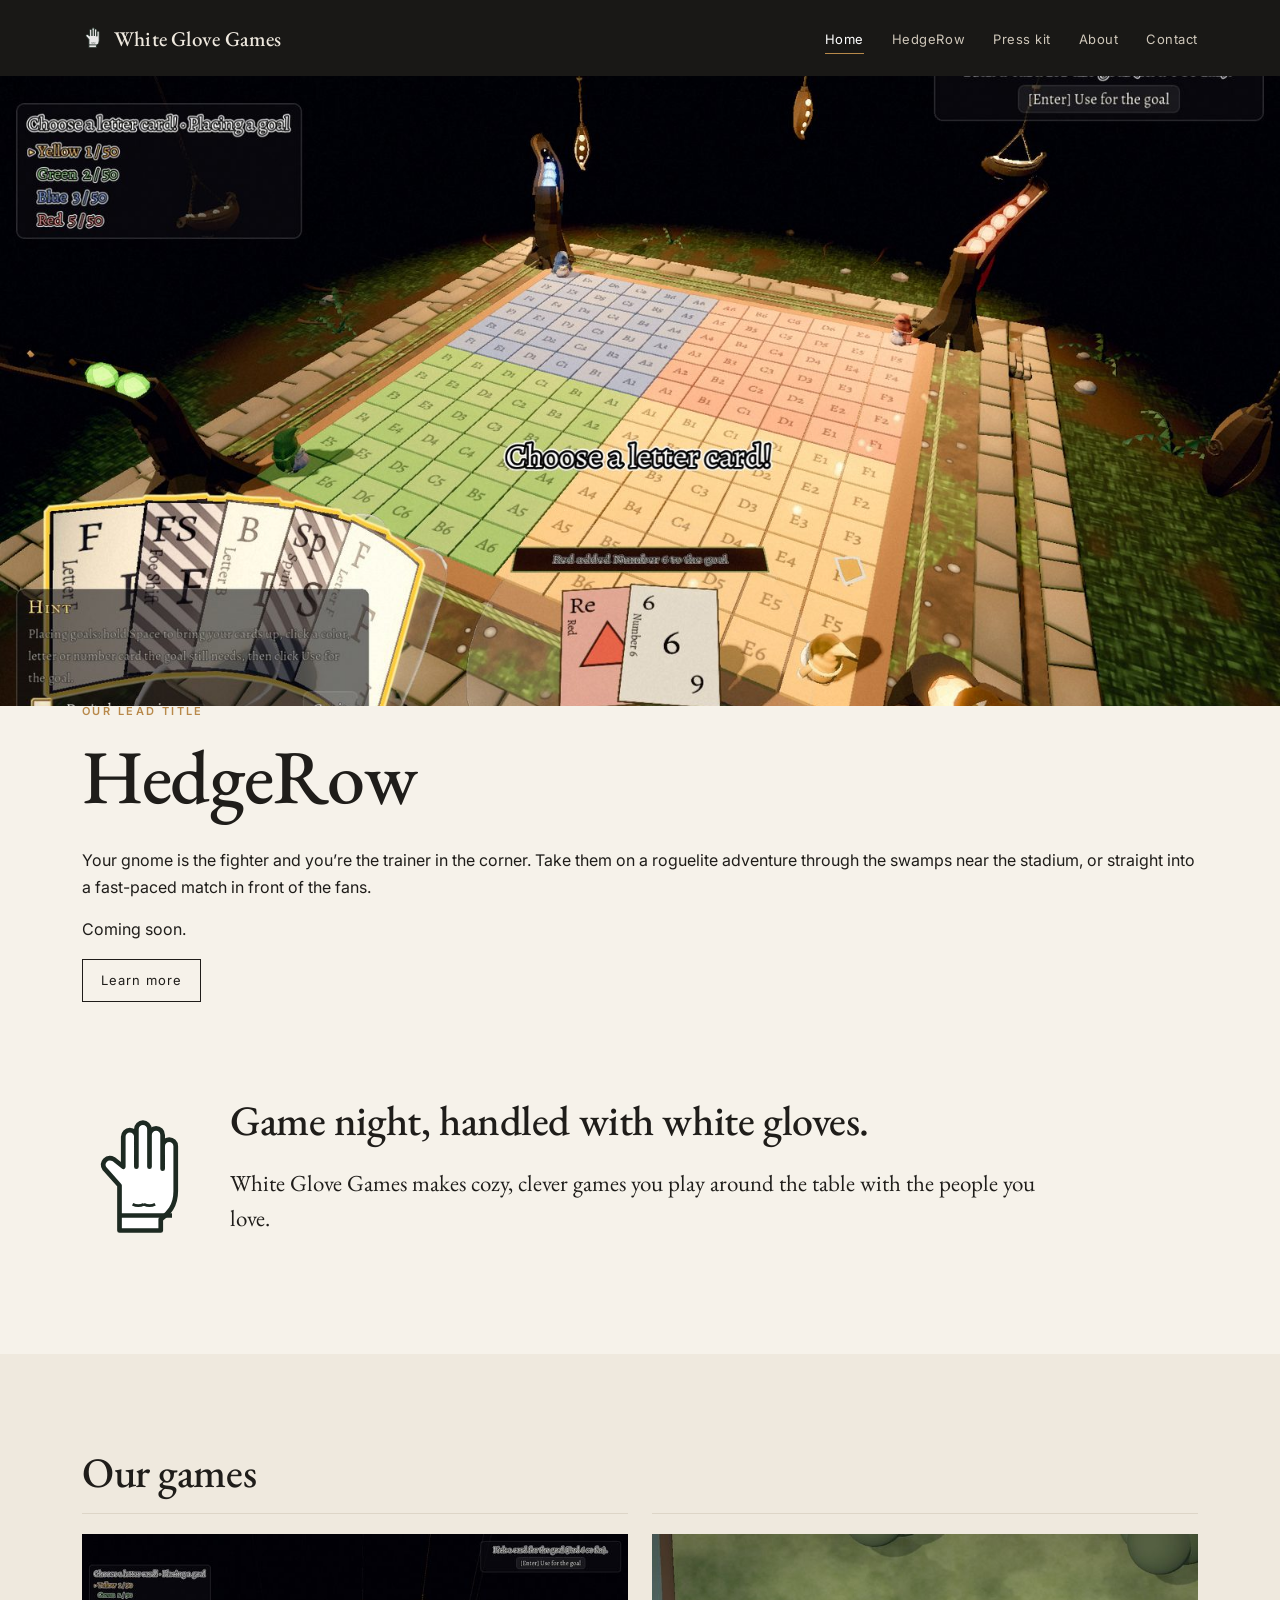
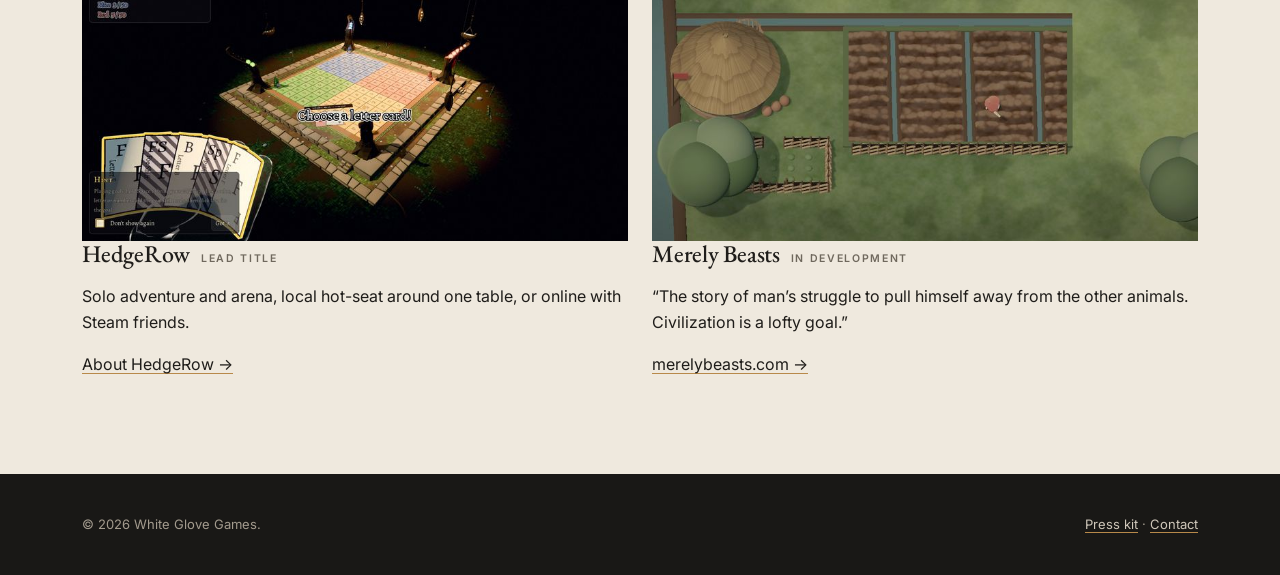
<file: index.html>
<!doctype html><html lang="en"><head><meta charset="utf-8"><meta name="viewport" content="width=device-width,initial-scale=1">
<title>White Glove Games</title><meta name="description" content="White Glove Games makes cozy, clever games you play around the table with the people you love."><link rel="icon" href="./favicon.svg" type="image/svg+xml"><link rel="stylesheet" href="./assets/site.css">
<meta property="og:title" content="White Glove Games"><meta property="og:description" content="White Glove Games makes cozy, clever games you play around the table with the people you love."></head><body>
<a class="skip" href="#main">Skip to content</a>
<header class="site"><div class="wrap"><a class="brand" href="./"><img src="./assets/img/glove.svg" alt="" width="36" height="36">White Glove Games</a>
<button class="menu-btn" aria-expanded="false" aria-controls="nav">Menu</button><nav id="nav" aria-label="Main"><ul><li><a href="./" aria-current=page>Home</a></li><li><a href="./hedgerow/">HedgeRow</a></li><li><a href="./press/">Press kit</a></li><li><a href="./about/">About</a></li><li><a href="./contact/">Contact</a></li></ul></nav></div></header>
<main id="main">
<div class="hero"><img src="./assets/img/hedgerow-seat.jpg" alt="HedgeRow board at night seen from a trainer's seat, cards in hand" width="1600" height="900" fetchpriority="high">
<div class="over"><div class="wrap"><p class="kicker">Our lead title</p><h1>HedgeRow</h1><p>Your gnome is the fighter and you’re the trainer in the corner. Take them on a roguelite adventure through the swamps near the stadium, or straight into a fast-paced match in front of the fans.</p><p>Coming soon.</p><a class="btn alt" href="./hedgerow/">Learn more</a></div></div></div>
<section><div class="wrap intro"><img src="./assets/img/glove.svg" alt="" width="120" height="120"><div><h2>Game night, handled with white gloves.</h2><p class="lead">White Glove Games makes cozy, clever games you play around the table with the people you love.</p></div></div></section>
<section class="tint"><div class="wrap"><h2>Our games</h2><div class="grid">
<div class="card"><img class="thumb" src="./assets/img/hedgerow-overview-800.jpg" alt="The HedgeRow board lit by lanterns" width="800" height="450" loading="lazy"><h3>HedgeRow <span class="pill">Lead title</span></h3><p>Solo adventure and arena, local hot-seat around one table, or online with Steam friends.</p><a href="./hedgerow/">About HedgeRow →</a></div>
<div class="card"><img class="thumb" src="./assets/img/merelybeasts-still-800.jpg" alt="Muted overhead view of a thatched hut beside small fields" width="800" height="450" loading="lazy"><h3>Merely Beasts <span class="pill">In development</span></h3><p>“The story of man’s struggle to pull himself away from the other animals. Civilization is a lofty goal.”</p><a href="https://merelybeasts.com/">merelybeasts.com →</a></div>
</div></div></section></main>
<footer><div class="wrap"><p>© 2026 White Glove Games.</p><p><a href="./press/">Press kit</a> · <a href="./contact/">Contact</a></p></div></footer>
<script src="./assets/site.js" defer></script></body></html>
</file>
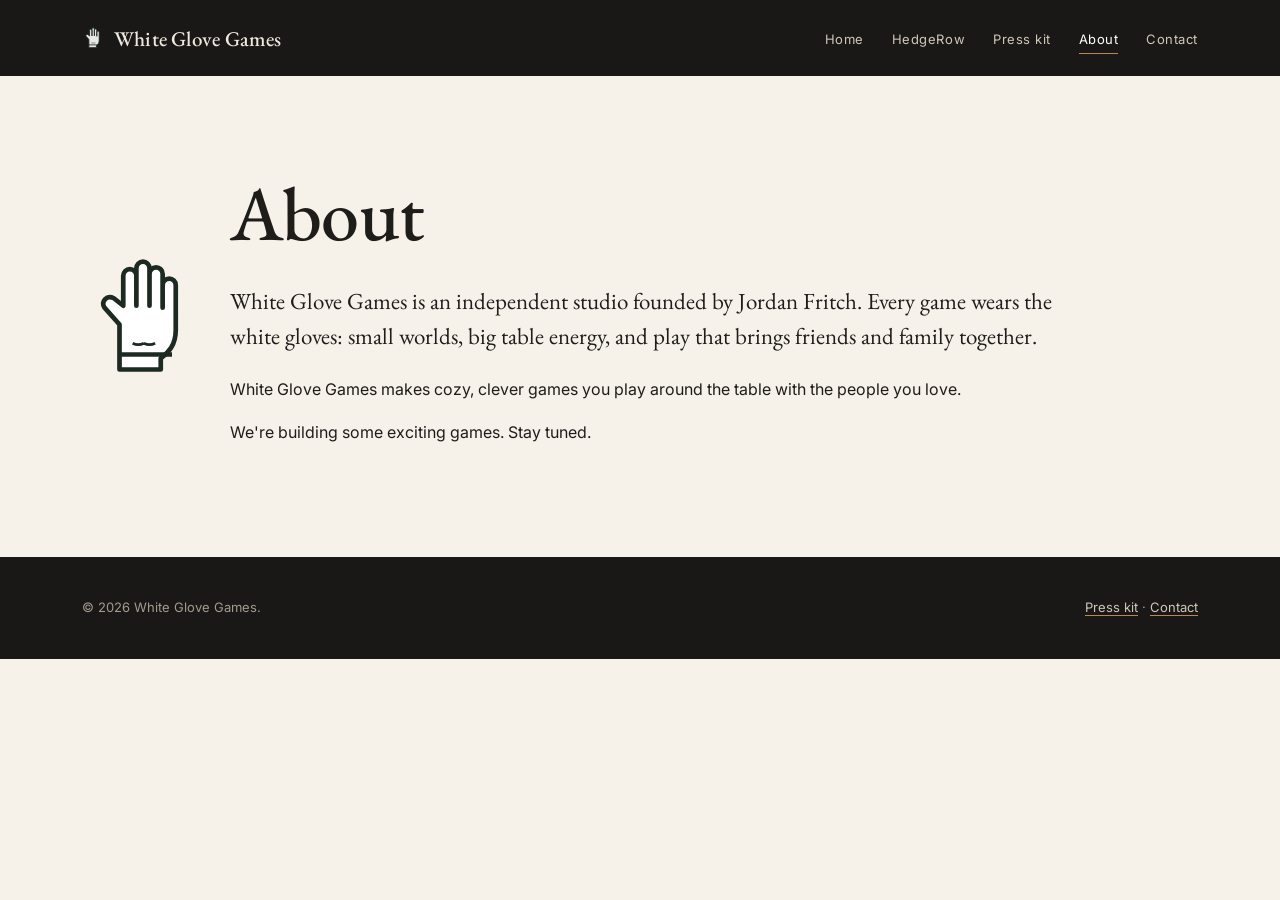
<file: about/index.html>
<!doctype html><html lang="en"><head><meta charset="utf-8"><meta name="viewport" content="width=device-width,initial-scale=1">
<title>About | White Glove Games</title><meta name="description" content="White Glove Games is an independent studio founded by Jordan Fritch. Every game wears the white gloves: small worlds, big table energy, and play that brings friends and family together."><link rel="icon" href="../favicon.svg" type="image/svg+xml"><link rel="stylesheet" href="../assets/site.css">
<meta property="og:title" content="About | White Glove Games"><meta property="og:description" content="White Glove Games is an independent studio founded by Jordan Fritch. Every game wears the white gloves: small worlds, big table energy, and play that brings friends and family together."></head><body>
<a class="skip" href="#main">Skip to content</a>
<header class="site"><div class="wrap"><a class="brand" href="../"><img src="../assets/img/glove.svg" alt="" width="36" height="36">White Glove Games</a>
<button class="menu-btn" aria-expanded="false" aria-controls="nav">Menu</button><nav id="nav" aria-label="Main"><ul><li><a href="../">Home</a></li><li><a href="../hedgerow/">HedgeRow</a></li><li><a href="../press/">Press kit</a></li><li><a href="../about/" aria-current=page>About</a></li><li><a href="../contact/">Contact</a></li></ul></nav></div></header>
<main id="main">
<section><div class="wrap intro"><img src="../assets/img/glove.svg" alt="" width="120" height="120"><div><h1>About</h1><p class="lead">White Glove Games is an independent studio founded by Jordan Fritch. Every game wears the white gloves: small worlds, big table energy, and play that brings friends and family together.</p><p>White Glove Games makes cozy, clever games you play around the table with the people you love.</p>
<p>We're building some exciting games. Stay tuned.</p></div></div></section></main>
<footer><div class="wrap"><p>© 2026 White Glove Games.</p><p><a href="../press/">Press kit</a> · <a href="../contact/">Contact</a></p></div></footer>
<script src="../assets/site.js" defer></script></body></html>
</file>
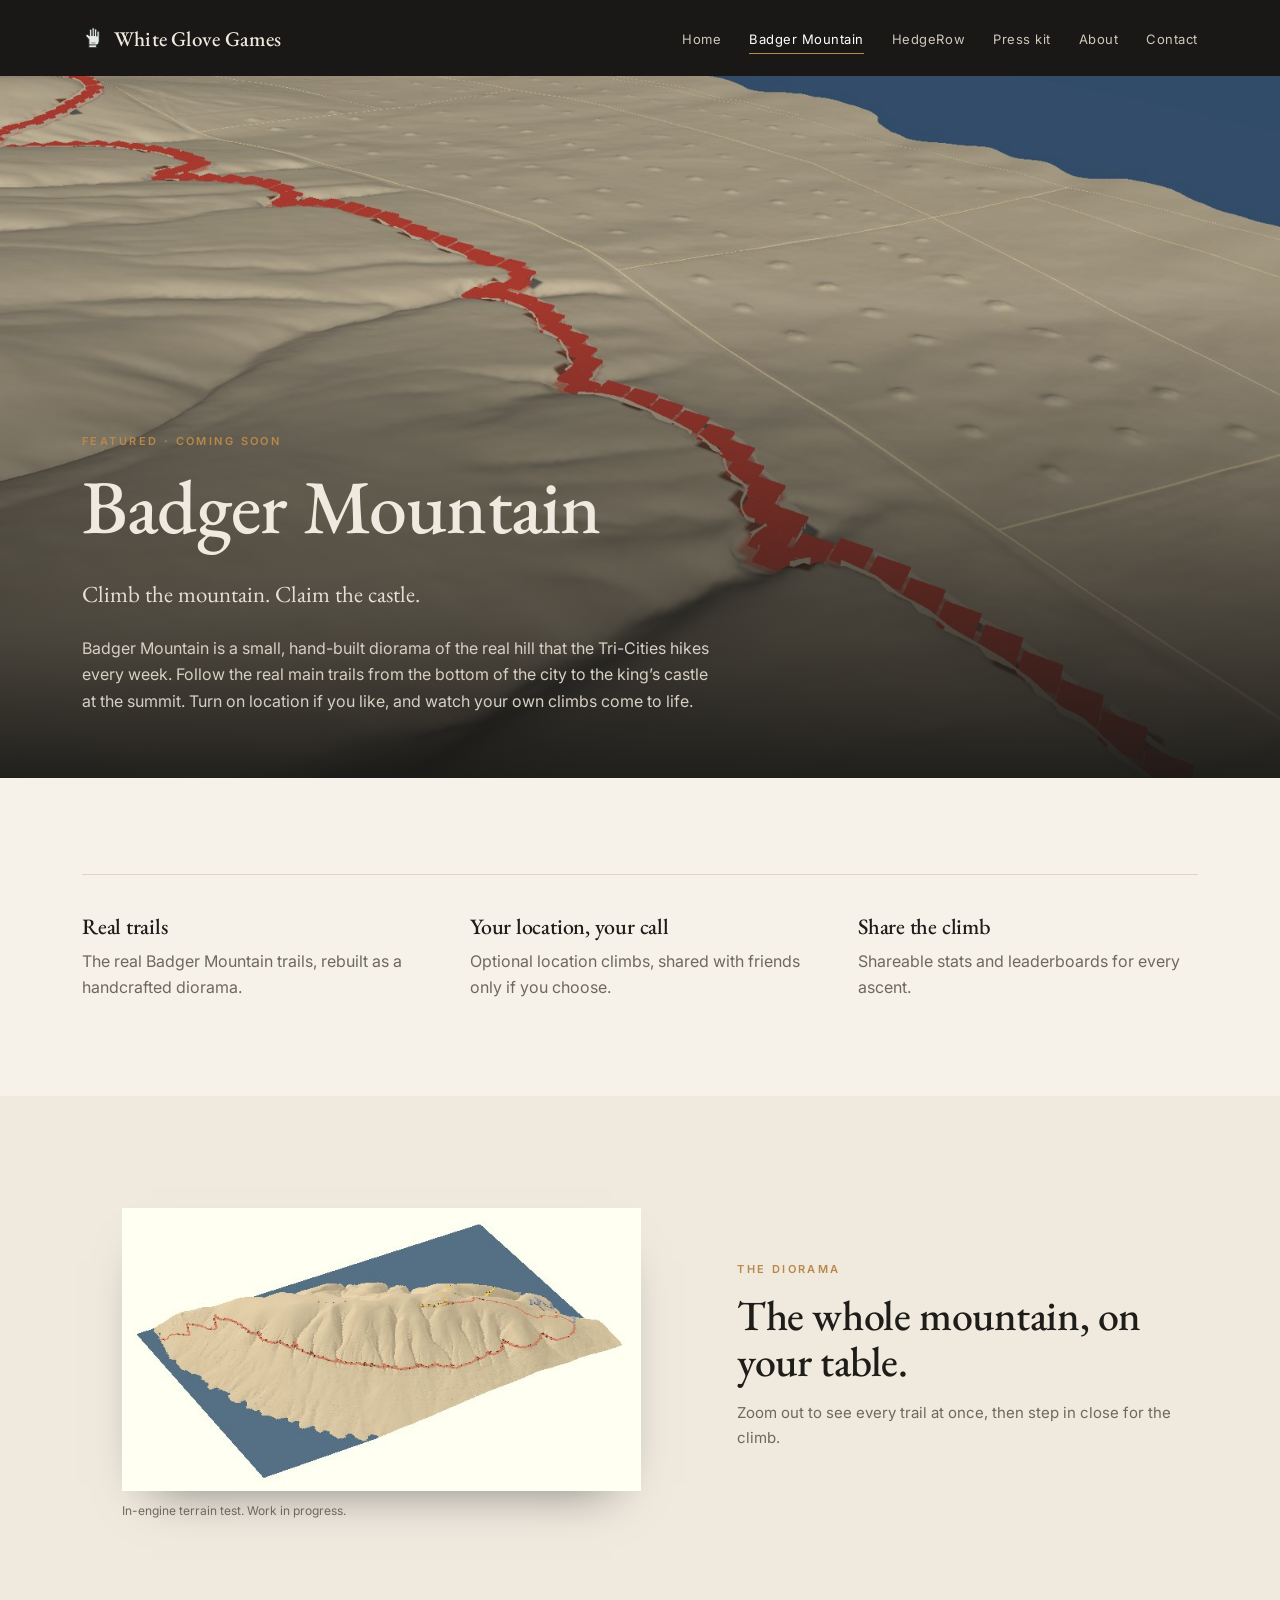
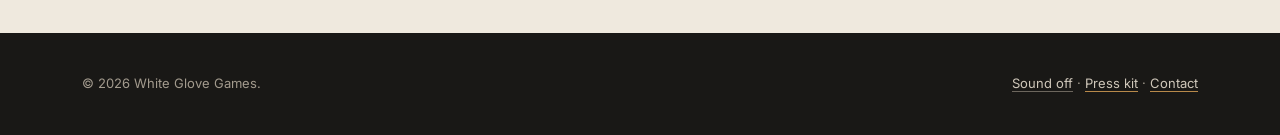
<file: badgermountain/index.html>
<!doctype html><html lang="en"><head><meta charset="utf-8"><meta name="viewport" content="width=device-width,initial-scale=1">
<title>Badger Mountain | White Glove Games</title><meta name="description" content="Badger Mountain: climb the real Tri-Cities trails up to the king’s castle. Coming soon."><link rel="icon" href="../favicon.svg" type="image/svg+xml"><link rel="stylesheet" href="../assets/site.css">
<meta property="og:title" content="Badger Mountain | White Glove Games"><meta property="og:description" content="Badger Mountain: climb the real Tri-Cities trails up to the king’s castle. Coming soon."></head><body>
<a class="skip" href="#main">Skip to content</a>
<header class="site"><div class="wrap"><a class="brand" href="../"><img src="../assets/img/glove.svg" alt="" width="36" height="36">White Glove Games</a>
<button class="menu-btn" aria-expanded="false" aria-controls="nav">Menu</button><nav id="nav" aria-label="Main"><ul><li><a href="../">Home</a></li><li><a href="../badgermountain/" aria-current=page>Badger Mountain</a></li><li><a href="../hedgerow/">HedgeRow</a></li><li><a href="../press/">Press kit</a></li><li><a href="../about/">About</a></li><li><a href="../contact/">Contact</a></li></ul></nav></div></header>
<main id="main">
<div class="ghero"><img src="../assets/img/v2/badger-trail-wide-1600.jpg" srcset="../assets/img/v2/badger-trail-wide-800.jpg 800w,../assets/img/v2/badger-trail-wide-1600.jpg 1600w" sizes="100vw" alt="Badger Mountain terrain with a trail climbing the ridge" width="1786" height="1005" fetchpriority="high">
<div class="wrap"><p class="kicker">Featured · Coming soon</p><h1>Badger Mountain</h1><p class="lead">Climb the mountain. Claim the castle.</p><p class="desc">Badger Mountain is a small, hand-built diorama of the real hill that the Tri-Cities hikes every week. Follow the real main trails from the bottom of the city to the king’s castle at the summit. Turn on location if you like, and watch your own climbs come to life.</p></div></div>
<section><div class="wrap"><div class="cols">
<div><h3>Real trails</h3><p>The real Badger Mountain trails, rebuilt as a handcrafted diorama.</p></div>
<div><h3>Your location, your call</h3><p>Optional location climbs, shared with friends only if you choose.</p></div>
<div><h3>Share the climb</h3><p>Shareable stats and leaderboards for every ascent.</p></div></div></div></section>
<section class="tint"><div class="wrap split"><figure class="figure"><img src="../assets/img/v2/badger-model-34.jpg" alt="Three-quarter view of the whole mountain model with the trail network" width="660" height="360" loading="lazy"><figcaption>In-engine terrain test. Work in progress.</figcaption></figure>
<div><p class="kicker">The diorama</p><h2>The whole mountain, on your table.</h2><p class="note" style="font-size:15px">Zoom out to see every trail at once, then step in close for the climb.</p></div></div></section></main>
<footer><div class="wrap"><p>© 2026 White Glove Games.</p><p><button id="sound-toggle" type="button" aria-pressed="false">Sound: off</button> · <a href="../press/">Press kit</a> · <a href="../contact/">Contact</a></p></div></footer>
<script>window.WG_ROOT="../"</script><script src="../assets/site.js" defer></script><script src="../assets/diorama.js" defer></script></body></html>
</file>
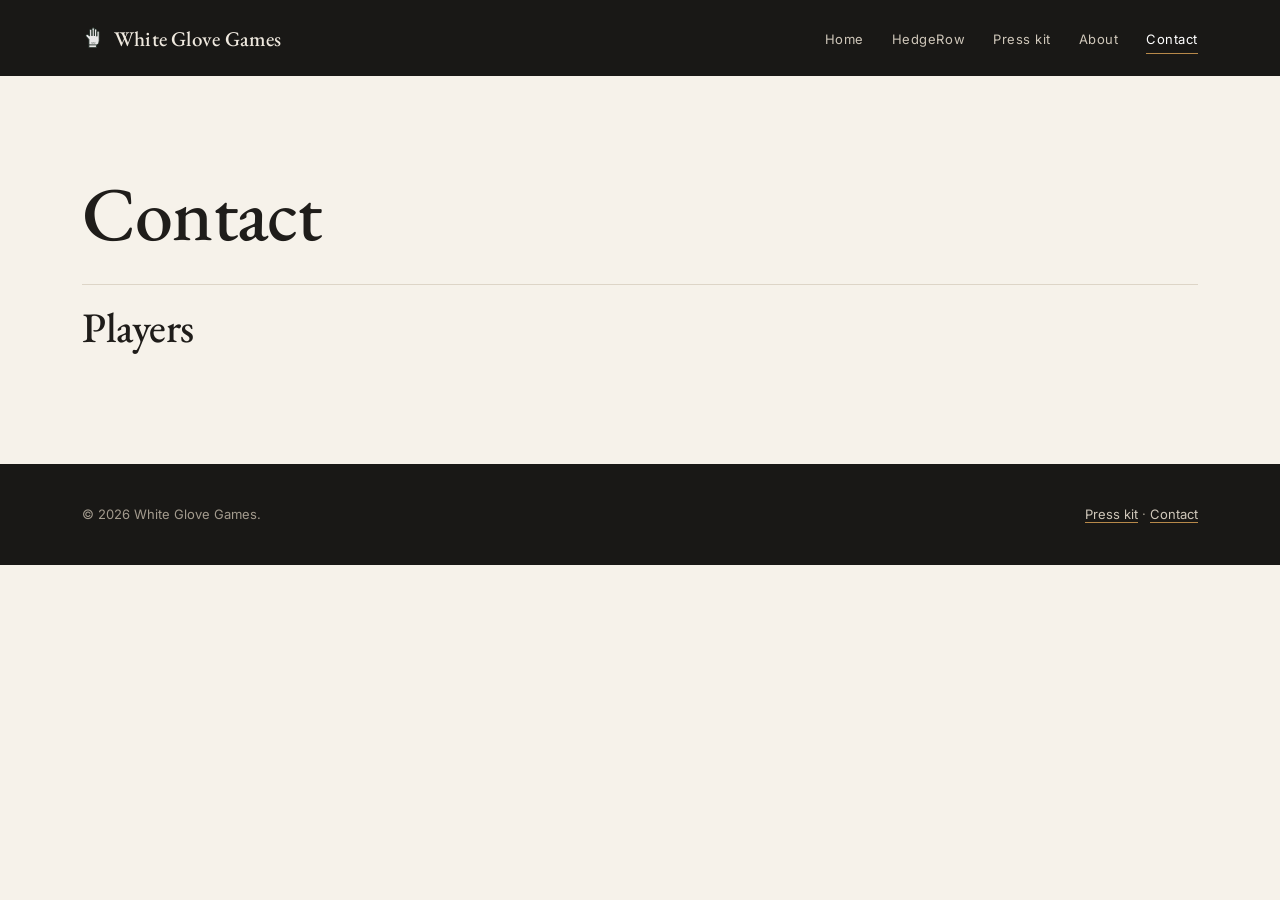
<file: contact/index.html>
<!doctype html><html lang="en"><head><meta charset="utf-8"><meta name="viewport" content="width=device-width,initial-scale=1">
<title>Contact | White Glove Games</title><meta name="description" content="Contact White Glove Games."><link rel="icon" href="../favicon.svg" type="image/svg+xml"><link rel="stylesheet" href="../assets/site.css">
<meta property="og:title" content="Contact | White Glove Games"><meta property="og:description" content="Contact White Glove Games."></head><body>
<a class="skip" href="#main">Skip to content</a>
<header class="site"><div class="wrap"><a class="brand" href="../"><img src="../assets/img/glove.svg" alt="" width="36" height="36">White Glove Games</a>
<button class="menu-btn" aria-expanded="false" aria-controls="nav">Menu</button><nav id="nav" aria-label="Main"><ul><li><a href="../">Home</a></li><li><a href="../hedgerow/">HedgeRow</a></li><li><a href="../press/">Press kit</a></li><li><a href="../about/">About</a></li><li><a href="../contact/" aria-current=page>Contact</a></li></ul></nav></div></header>
<main id="main">
<section><div class="wrap"><h1>Contact</h1><div class="grid">

<div class="card"><h2>Players</h2></div></div></div></section></main>
<footer><div class="wrap"><p>© 2026 White Glove Games.</p><p><a href="../press/">Press kit</a> · <a href="../contact/">Contact</a></p></div></footer>
<script src="../assets/site.js" defer></script></body></html>
</file>
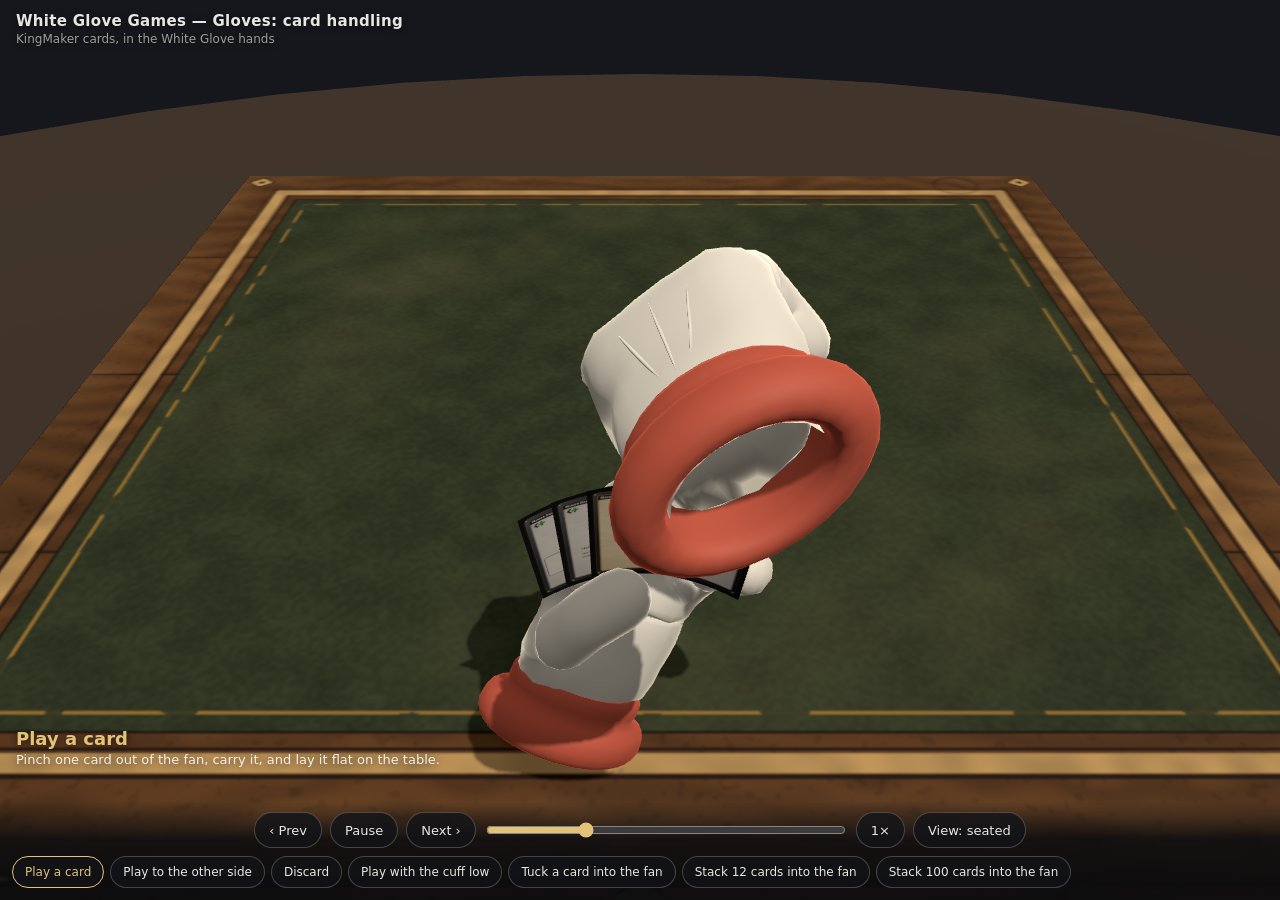
<file: gloves/index.html>
<!doctype html>
<html lang="en">
  <head>
    <meta charset="utf-8" />
    <meta name="viewport" content="width=device-width, initial-scale=1, viewport-fit=cover" />
    <meta name="description" content="White Glove Games: the White Glove hands handling real KingMaker cards. A self-running card-handling showcase." />
    <title>White Glove Games — Gloves: card handling</title>
    <style>
      :root { color-scheme: dark; --ink: rgba(250, 248, 242, 0.92); --dim: rgba(250, 248, 242, 0.6); --panel: rgba(18, 20, 25, 0.78); --gold: #e3c27a; }
      * { box-sizing: border-box; }
      html, body { margin: 0; height: 100%; overflow: hidden; background: #15171c; font-family: system-ui, -apple-system, "Segoe UI", sans-serif; color: var(--ink); }
      #gl-canvas { position: fixed; inset: 0; width: 100%; height: 100%; display: block; touch-action: none; }
      #gl-fade { position: fixed; inset: 0; background: #15171c; opacity: 0; pointer-events: none; transition: opacity 0.28s ease; }
      #gl-head { position: fixed; left: 16px; top: 12px; right: 16px; pointer-events: none; text-shadow: 0 1px 6px rgba(0,0,0,.6); }
      #gl-head h1 { margin: 0; font-size: 15px; font-weight: 600; letter-spacing: 0.02em; }
      #gl-head p { margin: 2px 0 0; font-size: 12px; color: var(--dim); }
      #gl-cap { position: fixed; left: 16px; bottom: 132px; max-width: min(520px, calc(100% - 32px)); pointer-events: none; text-shadow: 0 1px 8px rgba(0,0,0,.7); }
      #gl-cap b { display: block; font-size: 18px; color: var(--gold); font-weight: 600; }
      #gl-cap span { font-size: 13px; color: var(--ink); }
      #gl-bar { position: fixed; left: 0; right: 0; bottom: 0; padding: 10px 12px calc(10px + env(safe-area-inset-bottom)); background: linear-gradient(transparent, rgba(10,11,14,.88) 38%); display: flex; flex-direction: column; gap: 8px; }
      #gl-ctl { display: flex; flex-wrap: wrap; gap: 8px; align-items: center; justify-content: center; }
      button { font: inherit; font-size: 13px; color: var(--ink); background: var(--panel); border: 1px solid rgba(250,248,242,.22); border-radius: 999px; padding: 7px 14px; cursor: pointer; min-height: 36px; }
      button:hover { border-color: var(--gold); }
      button[aria-pressed="true"], button.on { border-color: var(--gold); color: var(--gold); }
      #gl-seek { width: min(360px, 40vw); accent-color: var(--gold); }
      #gl-list { display: flex; gap: 6px; overflow-x: auto; padding-bottom: 2px; scrollbar-width: thin; }
      #gl-list button { white-space: nowrap; font-size: 12px; padding: 6px 12px; min-height: 32px; flex: 0 0 auto; }
      #gl-msg { position: fixed; inset: 0; display: none; align-items: center; justify-content: center; text-align: center; padding: 24px; font-size: 15px; background: #15171c; }
      #gl-msg.show { display: flex; }
      @media (max-width: 560px) { #gl-cap { bottom: 206px; } #gl-cap b { font-size: 16px; } #gl-seek { width: 100%; order: 9; } }
    </style>
    <script type="module" crossorigin src="/gloves/assets/gloves-D3EWmQl1.js"></script>
  </head>
  <body>
    <canvas id="gl-canvas"></canvas>
    <div id="gl-fade"></div>
    <div id="gl-head"><h1>White Glove Games — Gloves: card handling</h1><p>KingMaker cards, in the White Glove hands</p></div>
    <div id="gl-cap"><b id="gl-title">Loading…</b><span id="gl-text"></span></div>
    <div id="gl-bar">
      <div id="gl-ctl">
        <button id="gl-prev" aria-label="Previous motion">‹ Prev</button>
        <button id="gl-play" aria-label="Play or pause" aria-pressed="false">Pause</button>
        <button id="gl-next" aria-label="Next motion">Next ›</button>
        <input id="gl-seek" type="range" min="0" max="1000" value="0" aria-label="Position in this motion" />
        <button id="gl-speed" aria-label="Playback speed">1×</button>
        <button id="gl-view" aria-label="Camera view">View: seated</button>
      </div>
      <div id="gl-list" role="list"></div>
    </div>
    <div id="gl-msg"></div>
  </body>
</html>
</file>
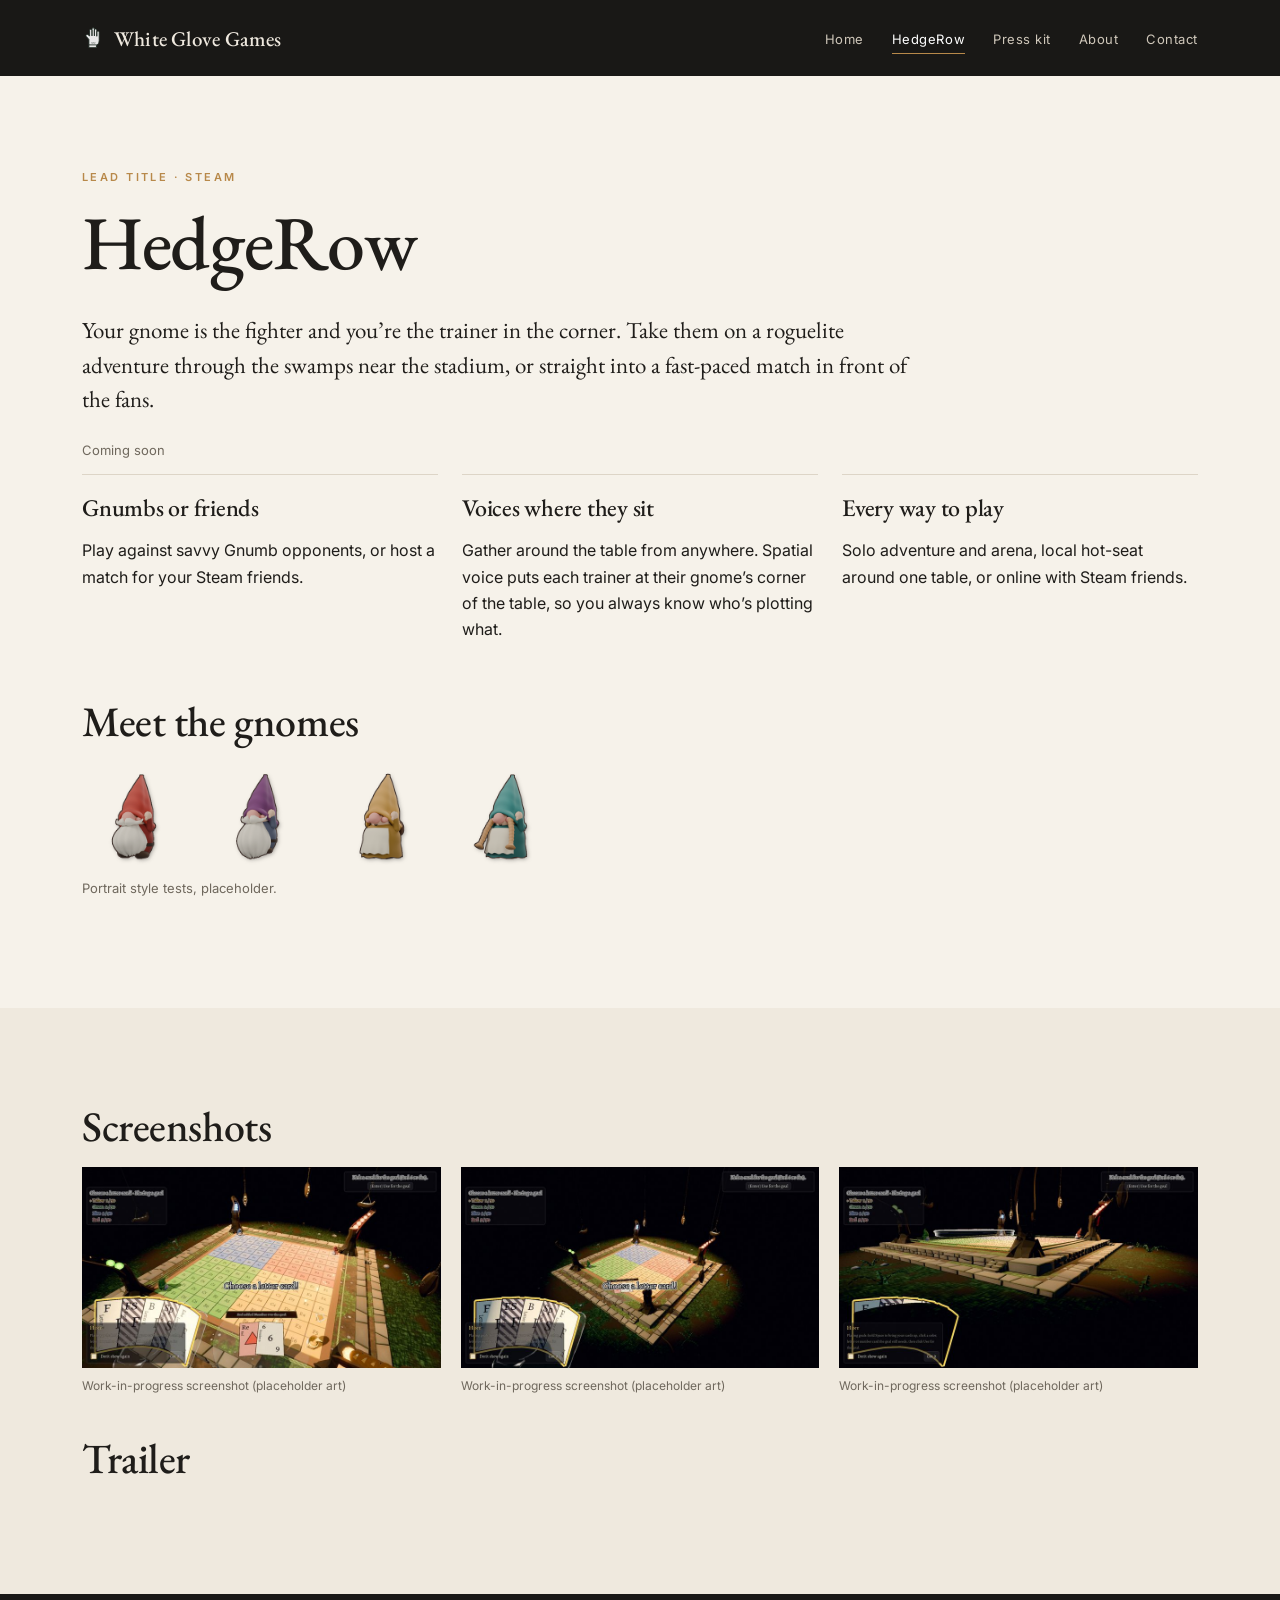
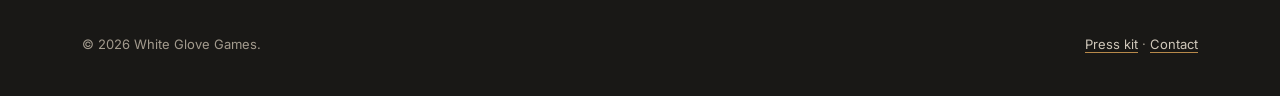
<file: hedgerow/index.html>
<!doctype html><html lang="en"><head><meta charset="utf-8"><meta name="viewport" content="width=device-width,initial-scale=1">
<title>HedgeRow | White Glove Games</title><meta name="description" content="HedgeRow: Your gnome is the fighter and you’re the trainer in the corner. Take them on a roguelite adventure through the swamps near the stadium, or straight into a fast-paced match in front of the fans."><link rel="icon" href="../favicon.svg" type="image/svg+xml"><link rel="stylesheet" href="../assets/site.css">
<meta property="og:title" content="HedgeRow | White Glove Games"><meta property="og:description" content="HedgeRow: Your gnome is the fighter and you’re the trainer in the corner. Take them on a roguelite adventure through the swamps near the stadium, or straight into a fast-paced match in front of the fans."></head><body>
<a class="skip" href="#main">Skip to content</a>
<header class="site"><div class="wrap"><a class="brand" href="../"><img src="../assets/img/glove.svg" alt="" width="36" height="36">White Glove Games</a>
<button class="menu-btn" aria-expanded="false" aria-controls="nav">Menu</button><nav id="nav" aria-label="Main"><ul><li><a href="../">Home</a></li><li><a href="../hedgerow/" aria-current=page>HedgeRow</a></li><li><a href="../press/">Press kit</a></li><li><a href="../about/">About</a></li><li><a href="../contact/">Contact</a></li></ul></nav></div></header>
<main id="main">
<section><div class="wrap"><p class="kicker">Lead title · Steam</p><h1>HedgeRow</h1><p class="lead">Your gnome is the fighter and you’re the trainer in the corner. Take them on a roguelite adventure through the swamps near the stadium, or straight into a fast-paced match in front of the fans.</p>
<p class="note">Coming soon</p>
<div class="grid"><div class="card"><h3>Gnumbs or friends</h3><p>Play against savvy Gnumb opponents, or host a match for your Steam friends.</p></div><div class="card"><h3>Voices where they sit</h3><p>Gather around the table from anywhere. Spatial voice puts each trainer at their gnome’s corner of the table, so you always know who’s plotting what.</p></div><div class="card"><h3>Every way to play</h3><p>Solo adventure and arena, local hot-seat around one table, or online with Steam friends.</p></div></div>
<h2 style="margin-top:40px">Meet the gnomes</h2><div class="gnomes"><img src="../assets/img/gnome-classic.png" alt="Gnome in a red pointed hat" width="128" height="128" loading="lazy"><img src="../assets/img/gnome-elder.png" alt="Elder gnome" width="128" height="128" loading="lazy"><img src="../assets/img/gnome-bun.png" alt="Gnome with a hair bun" width="128" height="128" loading="lazy"><img src="../assets/img/gnome-braids.png" alt="Gnome with braids" width="128" height="128" loading="lazy"></div><p class="note">Portrait style tests, placeholder.</p></div></section>
<section class="tint"><div class="wrap"><h2>Screenshots</h2><div class="shots"><figure><img src="../assets/img/hedgerow-seat-800.jpg" alt="A trainer's seat view of the HedgeRow board in a night forest, with a fan of letter cards in hand" width="800" height="450" loading="lazy"><figcaption>Work-in-progress screenshot (placeholder art)</figcaption></figure><figure><img src="../assets/img/hedgerow-overview-800.jpg" alt="The HedgeRow board in four colored quadrants, lit by lanterns in a dark forest" width="800" height="450" loading="lazy"><figcaption>Work-in-progress screenshot (placeholder art)</figcaption></figure><figure><img src="../assets/img/hedgerow-corner-800.jpg" alt="Low corner view of the stone-edged board and hanging lanterns at night" width="800" height="450" loading="lazy"><figcaption>Work-in-progress screenshot (placeholder art)</figcaption></figure></div>
<h2 style="margin-top:40px">Trailer</h2></div></section></main>
<footer><div class="wrap"><p>© 2026 White Glove Games.</p><p><a href="../press/">Press kit</a> · <a href="../contact/">Contact</a></p></div></footer>
<script src="../assets/site.js" defer></script></body></html>
</file>
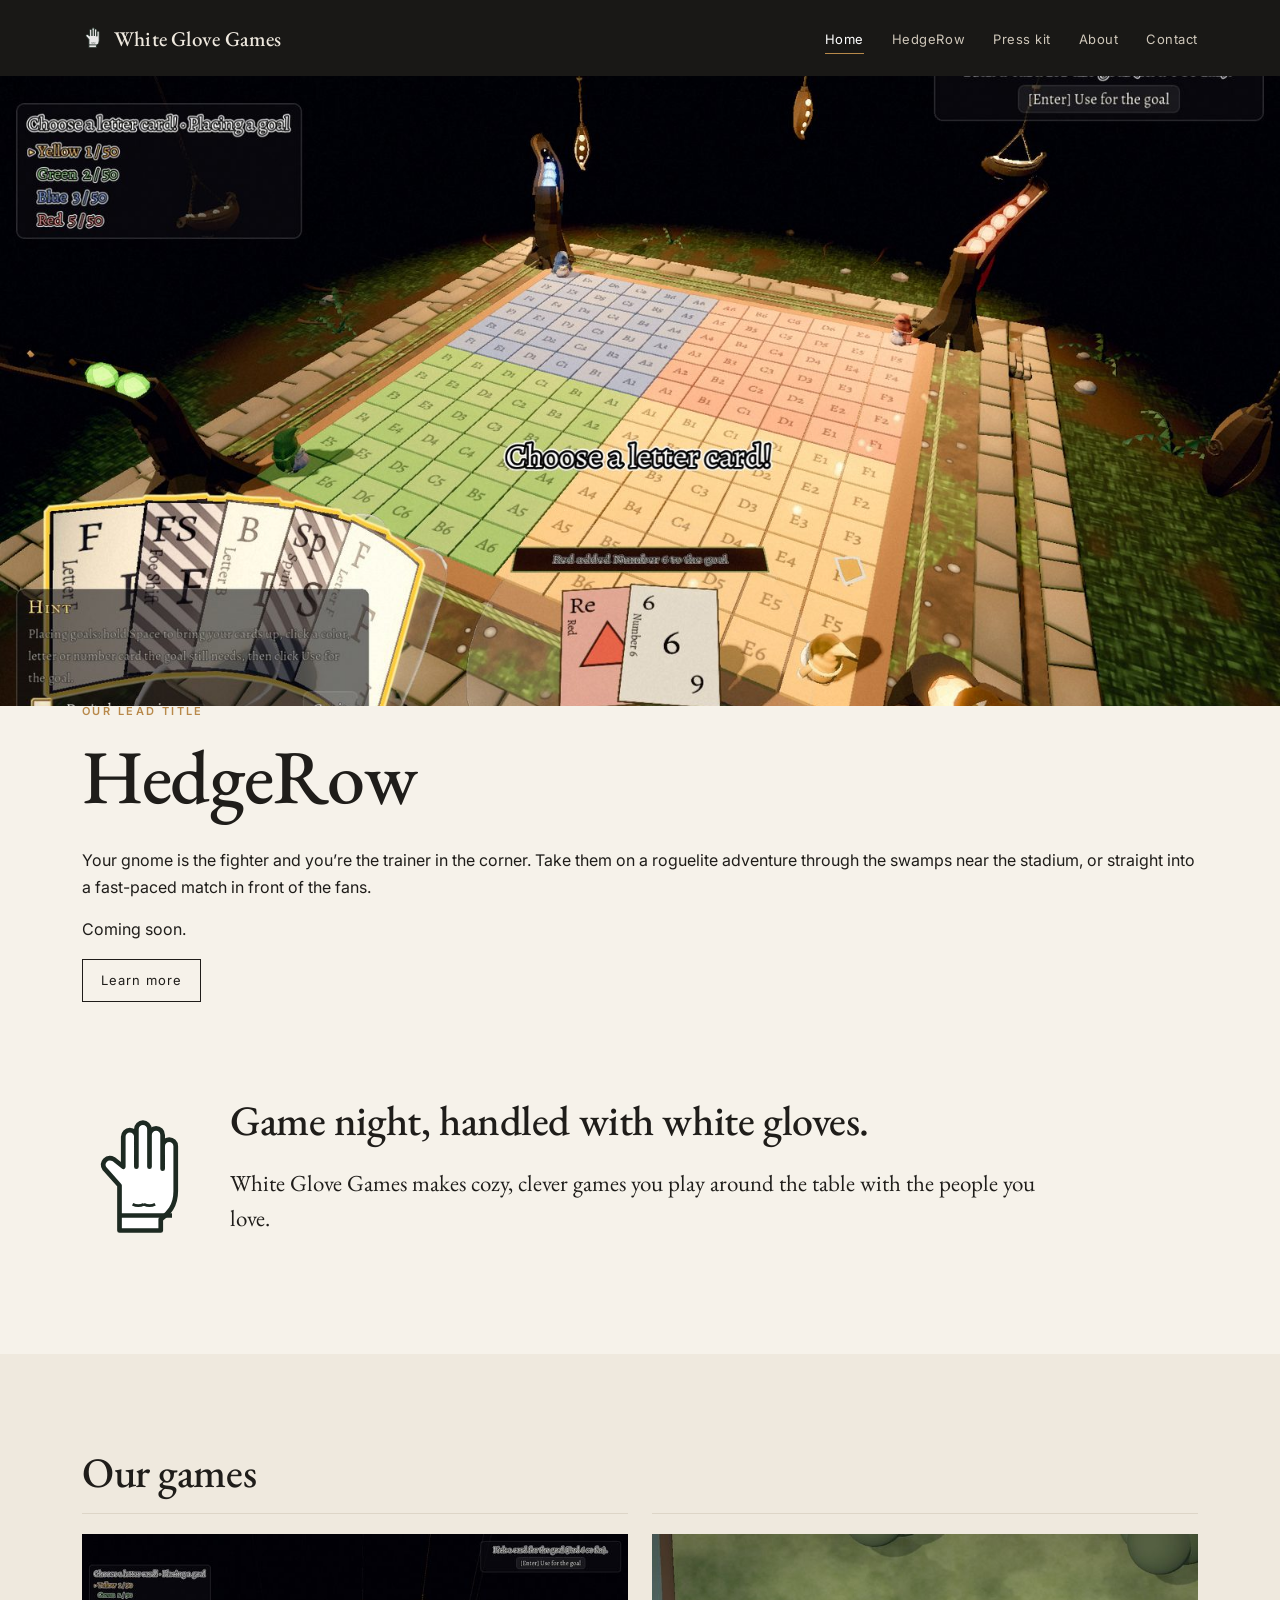
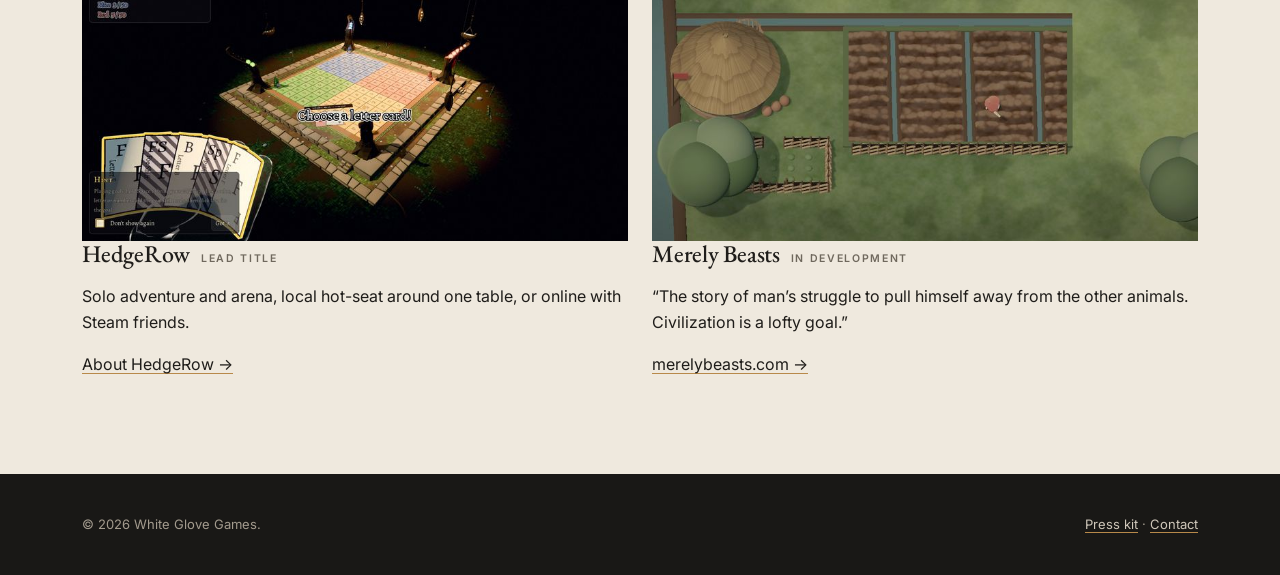
<file: joiner/index.html>
<!doctype html>
<html lang="en">
<head>
  <meta charset="utf-8">
  <meta name="viewport" content="width=device-width,initial-scale=1">
  <title>White Glove Games</title>
  <meta http-equiv="refresh" content="0; url=/">
  <link rel="canonical" href="https://whiteglovegames.com/">
  <script>location.replace('/');</script>
</head>
<body>
  <p>This page has moved. <a href="/">Continue to White Glove Games</a>.</p>
</body>
</html>
</file>
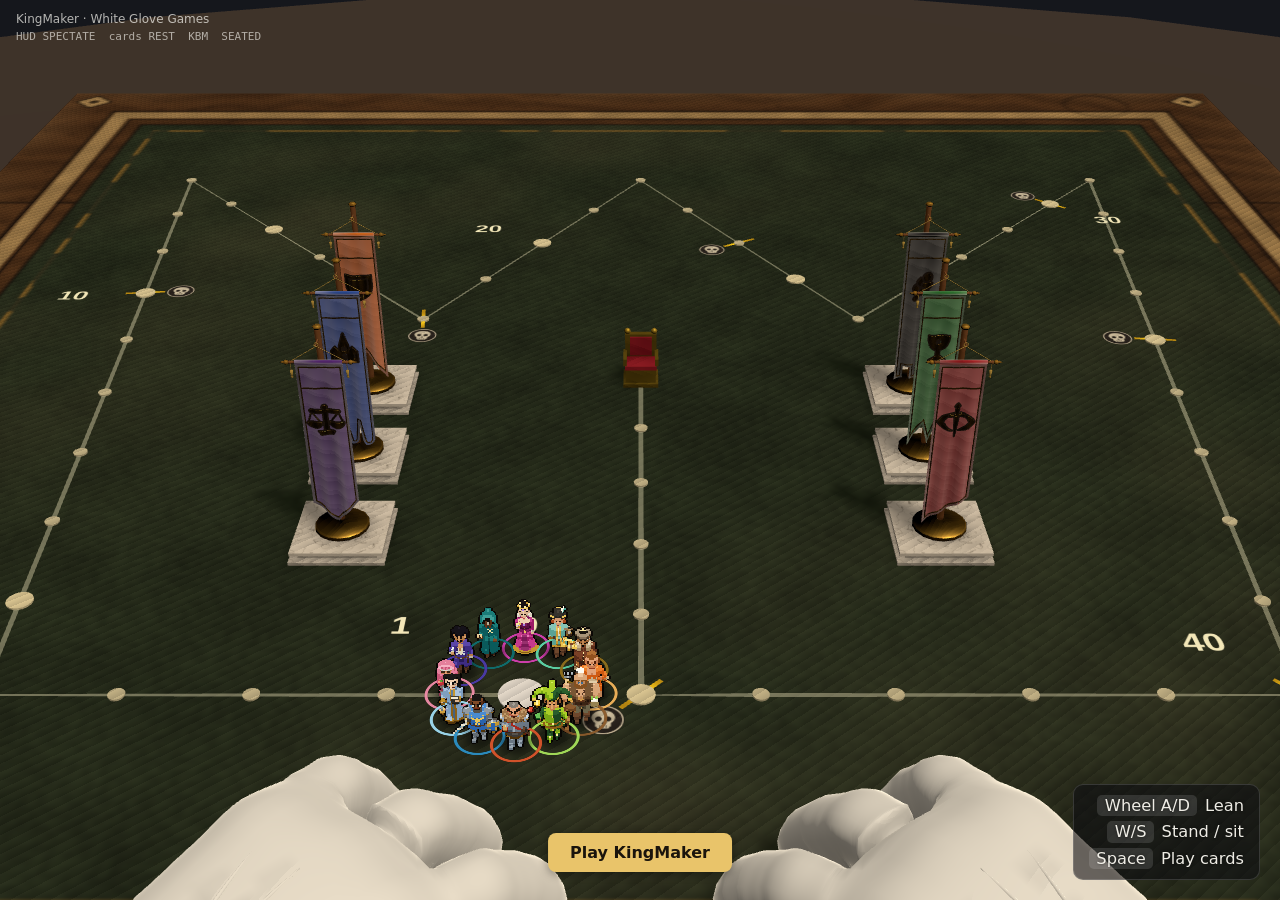
<file: kingmaker/index.html>
<!doctype html>
<html lang="en">
  <head>
    <meta charset="utf-8" />
    <meta name="viewport" content="width=device-width, initial-scale=1, minimum-scale=1, viewport-fit=cover" />
    <meta name="description" content="KingMaker, a table game from White Glove Games." />
    <title>KingMaker · White Glove Games</title>
    <link rel="manifest" href="/kingmaker/manifest.webmanifest" />
    <meta name="theme-color" content="#15171c" />
    <style>
      html, body { margin: 0; height: 100%; overflow: hidden; background: #15171c; font-family: system-ui, sans-serif; }
      canvas { display: block; }
      #km-title { position: fixed; left: 16px; top: 12px; color: rgba(250, 248, 242, 0.7); font-size: 12px; pointer-events: none; }
      #km-status { position: fixed; left: 16px; right: 16px; bottom: max(24px, env(safe-area-inset-bottom, 0px)); text-align: center; color: rgba(250, 248, 242, 0.9); font-size: 15px; pointer-events: none; z-index: 30; transition: opacity 0.45s ease; }
      #km-status.km-fade { opacity: 0; }
      #km-status.error { pointer-events: auto; z-index: 910; }
      #km-progress { margin: 10px auto 0; width: min(72vw, 280px); }
      #km-progress-track { height: 6px; border-radius: 99px; background: rgba(250, 248, 242, 0.15); overflow: hidden; }
      #km-progress-fill { height: 100%; width: 0%; background: #e9c46a; border-radius: 99px; transition: width 0.2s ease-out; }
      #km-progress-meta { margin-top: 6px; font-size: 12px; opacity: 0.75; letter-spacing: 0.02em; display: flex; justify-content: center; gap: 8px; }
      @media (max-height: 500px) {
        #km-status { bottom: max(12px, env(safe-area-inset-bottom, 0px)); font-size: 14px; }
        #km-progress { width: min(64vw, 220px); margin-top: 8px; }
      }
    </style>
    <script type="module" crossorigin src="/kingmaker/assets/main-BkklTSe6.js"></script>
    <link rel="modulepreload" crossorigin href="/kingmaker/assets/telemetry-DFQ3ES_4.js">
  </head>
  <body>
    <div id="km-title">KingMaker · White Glove Games</div>
    <div id="km-status" aria-live="polite" aria-busy="true">
      <div id="km-status-line">Loading KingMaker…</div>
      <div id="km-progress">
        <div id="km-progress-track" role="progressbar" aria-valuemin="0" aria-valuemax="100" aria-valuenow="0" aria-valuetext="0% Loading KingMaker…">
          <div id="km-progress-fill"></div>
        </div>
        <div id="km-progress-meta"><span id="km-progress-pct">0%</span><span id="km-progress-item"></span></div>
      </div>
    </div>
    <div id="wg-hud-root"></div>
  </body>
</html>
</file>
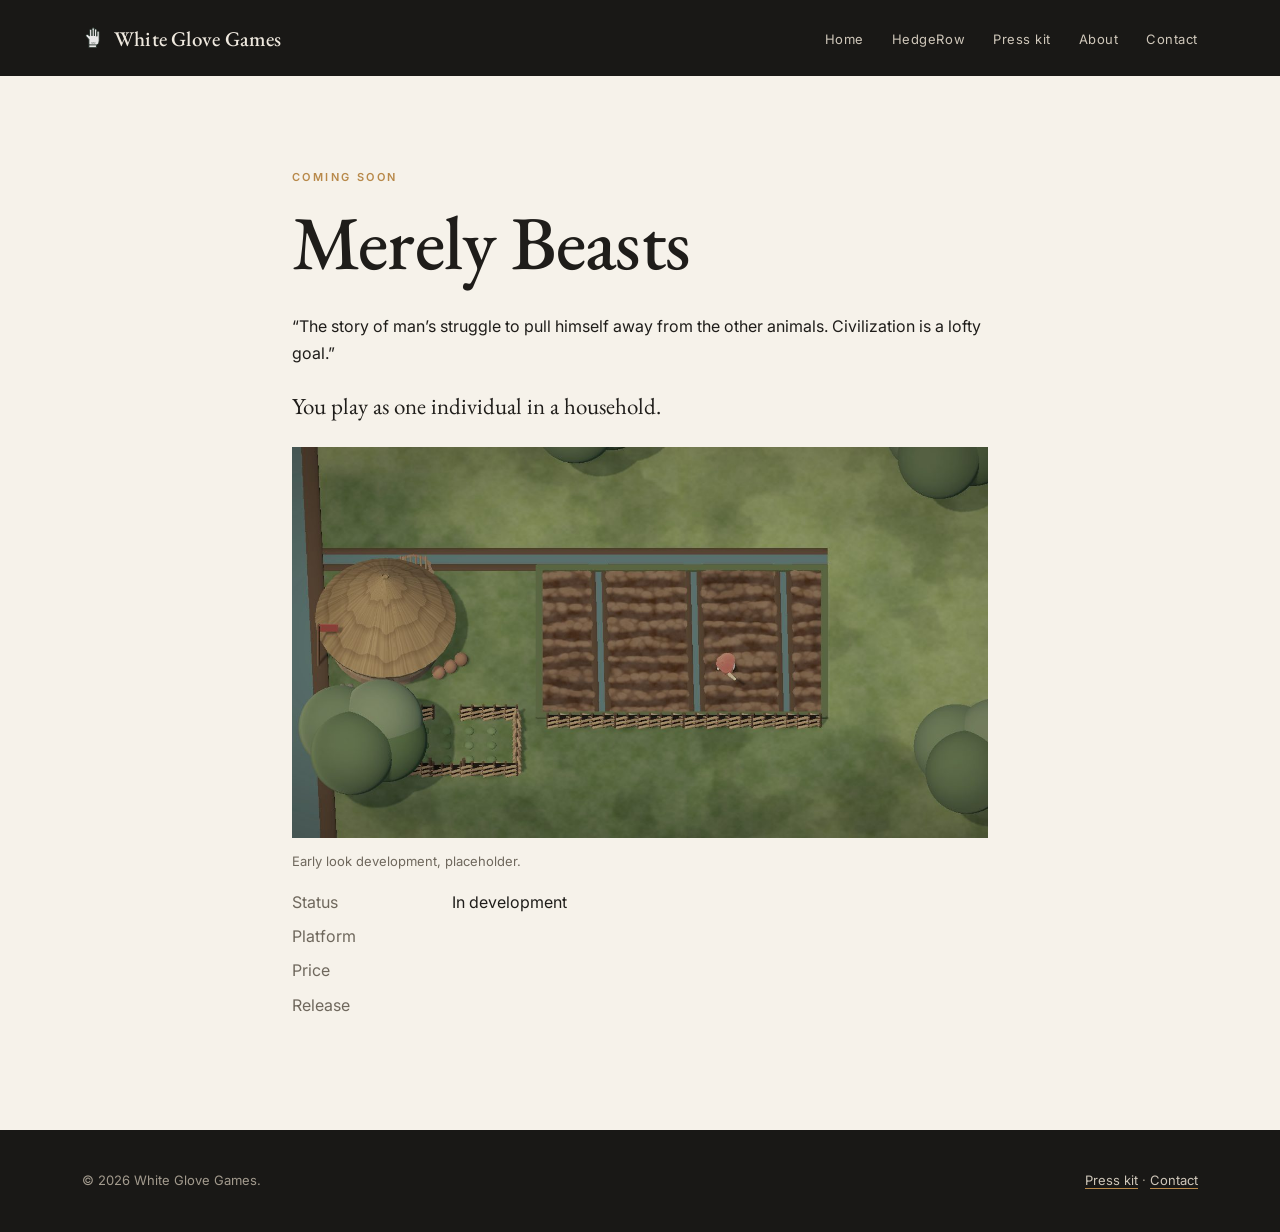
<file: merelybeasts/index.html>
<!doctype html><html lang="en"><head><meta charset="utf-8"><meta name="viewport" content="width=device-width,initial-scale=1">
<title>Merely Beasts | White Glove Games</title><meta name="description" content="Merely Beasts: coming soon from White Glove Games."><link rel="icon" href="../favicon.svg" type="image/svg+xml"><link rel="stylesheet" href="../assets/site.css">
<meta property="og:title" content="Merely Beasts | White Glove Games"><meta property="og:description" content="Merely Beasts: coming soon from White Glove Games."></head><body>
<a class="skip" href="#main">Skip to content</a>
<header class="site"><div class="wrap"><a class="brand" href="../"><img src="../assets/img/glove.svg" alt="" width="36" height="36">White Glove Games</a>
<button class="menu-btn" aria-expanded="false" aria-controls="nav">Menu</button><nav id="nav" aria-label="Main"><ul><li><a href="../">Home</a></li><li><a href="../hedgerow/">HedgeRow</a></li><li><a href="../press/">Press kit</a></li><li><a href="../about/">About</a></li><li><a href="../contact/">Contact</a></li></ul></nav></div></header>
<main id="main">
<section class="mb"><div class="wrap narrow"><p class="kicker">Coming soon</p><h1>Merely Beasts</h1><p class="tagline">“The story of man’s struggle to pull himself away from the other animals. Civilization is a lofty goal.”</p><p class="lead">You play as one individual in a household.</p>
<img class="wide" src="../assets/img/merelybeasts-still.jpg" alt="Muted overhead view of a thatched hut beside small fields" width="1280" height="720"><p class="note">Early look development, placeholder.</p>
<dl class="facts"><dt>Status</dt><dd>In development</dd><dt>Platform</dt><dd></dd><dt>Price</dt><dd></dd><dt>Release</dt><dd></dd></dl>
</div></section></main>
<footer><div class="wrap"><p>© 2026 White Glove Games.</p><p><a href="../press/">Press kit</a> · <a href="../contact/">Contact</a></p></div></footer>
<script src="../assets/site.js" defer></script></body></html>
</file>
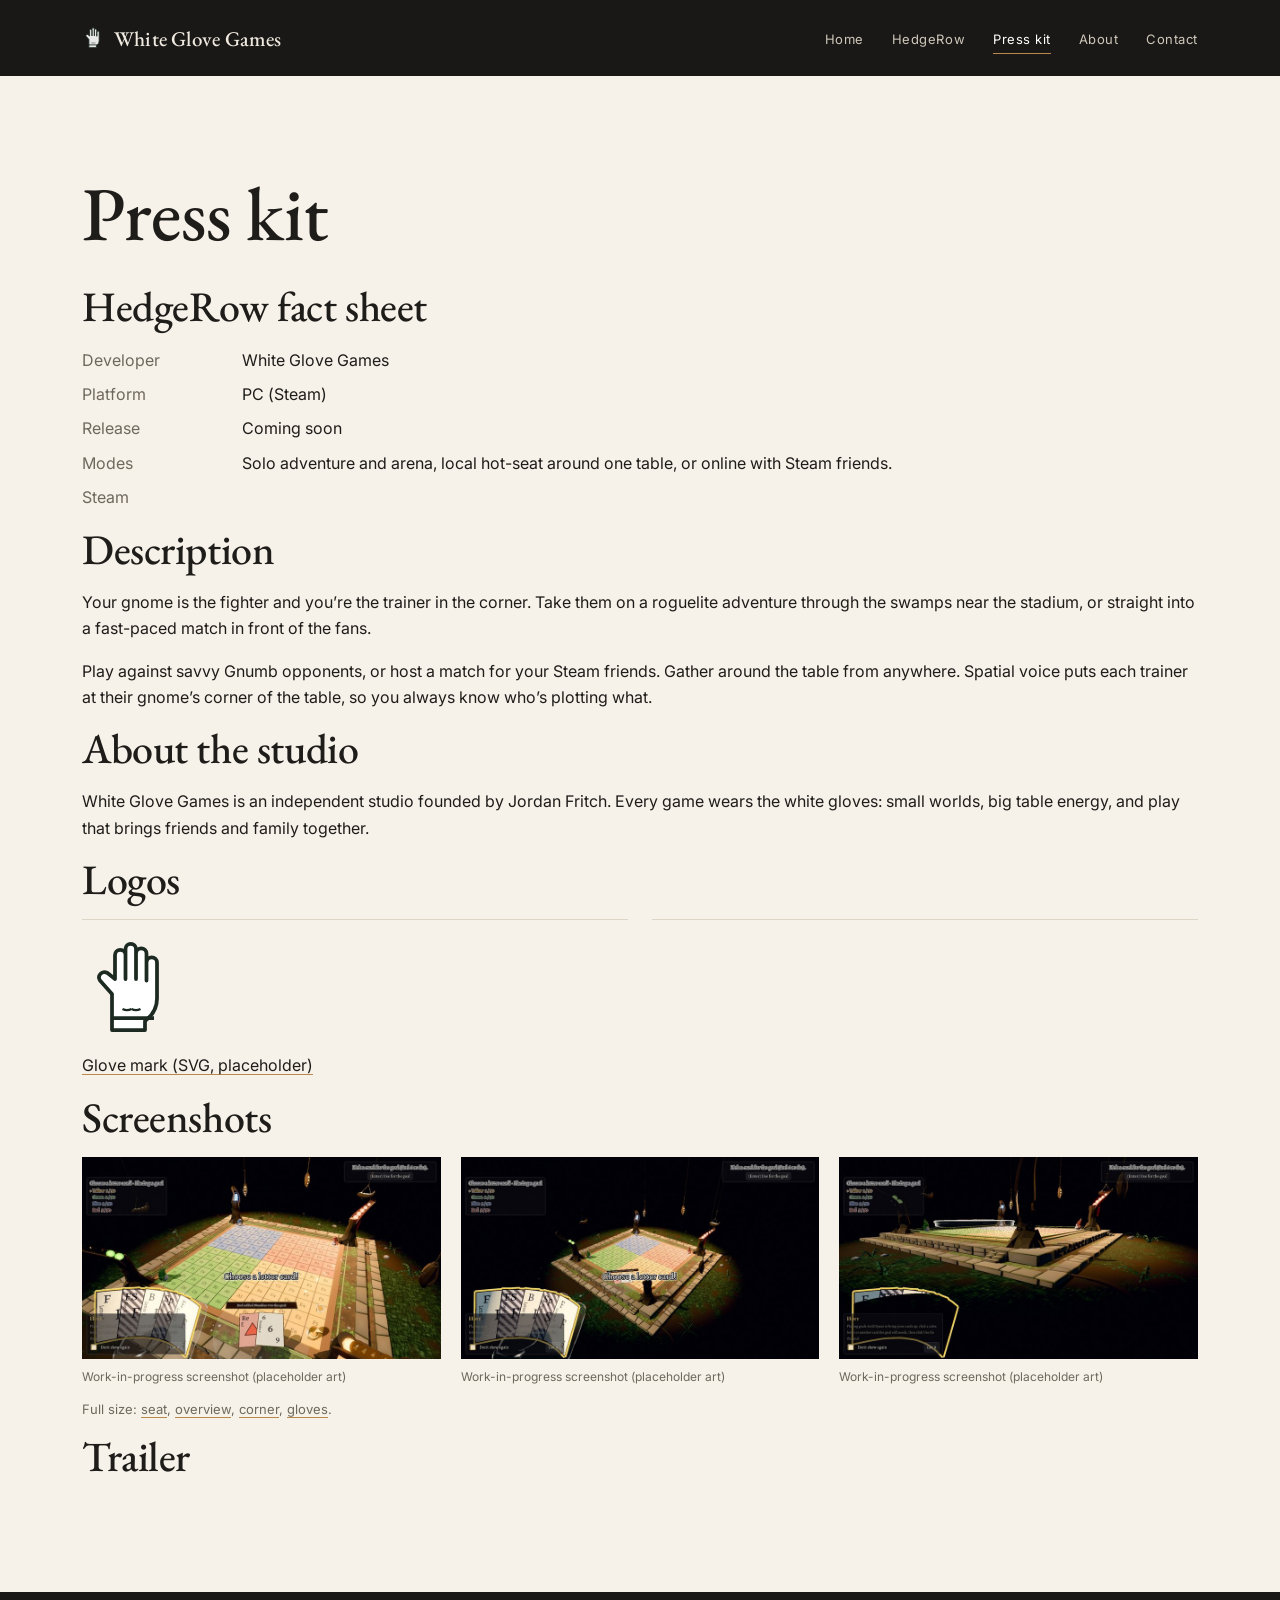
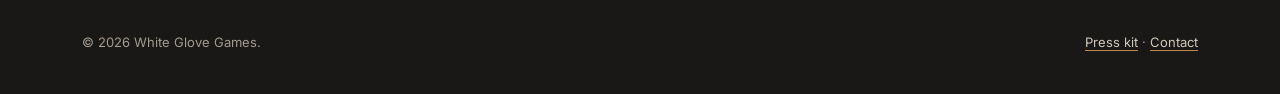
<file: press/index.html>
<!doctype html><html lang="en"><head><meta charset="utf-8"><meta name="viewport" content="width=device-width,initial-scale=1">
<title>Press kit | White Glove Games</title><meta name="description" content="Press kit for White Glove Games and HedgeRow."><link rel="icon" href="../favicon.svg" type="image/svg+xml"><link rel="stylesheet" href="../assets/site.css">
<meta property="og:title" content="Press kit | White Glove Games"><meta property="og:description" content="Press kit for White Glove Games and HedgeRow."></head><body>
<a class="skip" href="#main">Skip to content</a>
<header class="site"><div class="wrap"><a class="brand" href="../"><img src="../assets/img/glove.svg" alt="" width="36" height="36">White Glove Games</a>
<button class="menu-btn" aria-expanded="false" aria-controls="nav">Menu</button><nav id="nav" aria-label="Main"><ul><li><a href="../">Home</a></li><li><a href="../hedgerow/">HedgeRow</a></li><li><a href="../press/" aria-current=page>Press kit</a></li><li><a href="../about/">About</a></li><li><a href="../contact/">Contact</a></li></ul></nav></div></header>
<main id="main">
<section><div class="wrap"><h1>Press kit</h1>
<h2>HedgeRow fact sheet</h2><dl class="facts">
<dt>Developer</dt><dd>White Glove Games</dd><dt>Platform</dt><dd>PC (Steam)</dd><dt>Release</dt><dd>Coming soon</dd>
<dt>Modes</dt><dd>Solo adventure and arena, local hot-seat around one table, or online with Steam friends.</dd><dt>Steam</dt><dd></dd>
</dl>
<h2>Description</h2><p>Your gnome is the fighter and you’re the trainer in the corner. Take them on a roguelite adventure through the swamps near the stadium, or straight into a fast-paced match in front of the fans.</p><p>Play against savvy Gnumb opponents, or host a match for your Steam friends. Gather around the table from anywhere. Spatial voice puts each trainer at their gnome’s corner of the table, so you always know who’s plotting what.</p>
<h2>About the studio</h2><p>White Glove Games is an independent studio founded by Jordan Fritch. Every game wears the white gloves: small worlds, big table energy, and play that brings friends and family together.</p>
<h2>Logos</h2><div class="grid"><div class="card"><img src="../assets/img/glove.svg" alt="White glove mark" width="96" height="96"><p><a href="../assets/img/glove.svg" download>Glove mark (SVG, placeholder)</a></p></div><div class="card"></div></div>
<h2>Screenshots</h2><div class="shots"><figure><img src="../assets/img/hedgerow-seat-800.jpg" alt="A trainer's seat view of the HedgeRow board in a night forest, with a fan of letter cards in hand" width="800" height="450" loading="lazy"><figcaption>Work-in-progress screenshot (placeholder art)</figcaption></figure><figure><img src="../assets/img/hedgerow-overview-800.jpg" alt="The HedgeRow board in four colored quadrants, lit by lanterns in a dark forest" width="800" height="450" loading="lazy"><figcaption>Work-in-progress screenshot (placeholder art)</figcaption></figure><figure><img src="../assets/img/hedgerow-corner-800.jpg" alt="Low corner view of the stone-edged board and hanging lanterns at night" width="800" height="450" loading="lazy"><figcaption>Work-in-progress screenshot (placeholder art)</figcaption></figure></div><p class="note">Full size: <a href="../assets/img/hedgerow-seat.jpg">seat</a>, <a href="../assets/img/hedgerow-overview.jpg">overview</a>, <a href="../assets/img/hedgerow-corner.jpg">corner</a>, <a href="../assets/img/gloves.jpg">gloves</a>.</p>
<h2>Trailer</h2></div></section></main>
<footer><div class="wrap"><p>© 2026 White Glove Games.</p><p><a href="../press/">Press kit</a> · <a href="../contact/">Contact</a></p></div></footer>
<script src="../assets/site.js" defer></script></body></html>
</file>
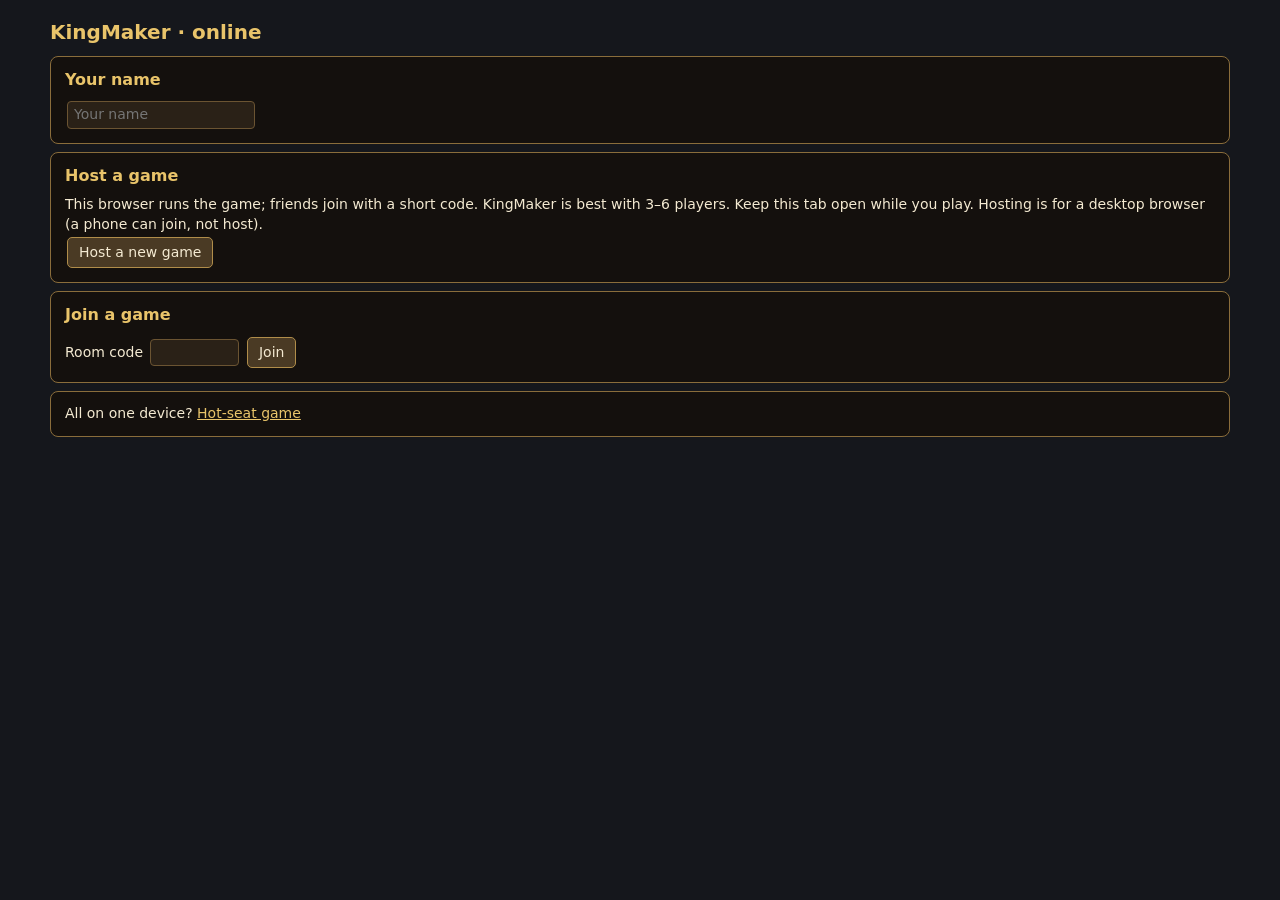
<file: kingmaker/online.html>
<!doctype html>
<html lang="en">
  <head>
    <meta charset="utf-8" />
    <meta name="viewport" content="width=device-width, initial-scale=1" />
    <title>KingMaker online · White Glove Games</title>
    <style>
      html, body { margin: 0; min-height: 100%; background: #15171c; color: #f4ead2; font: 14px/1.4 system-ui, sans-serif; }
      #ko-stage { position: relative; height: 54vh; min-height: 280px; max-width: 1180px; margin: 0 auto; background: #15171c; }
      #ko-stage[hidden] { display: none; }
    </style>
    <script type="module" crossorigin src="/kingmaker/assets/online-BIFTdxTE.js"></script>
    <link rel="modulepreload" crossorigin href="/kingmaker/assets/telemetry-DFQ3ES_4.js">
  </head>
  <body>
    <div id="ko-stage" hidden></div>
    <div id="ko-root"></div>
  </body>
</html>
</file>
<file: assets/site.css>
/* White Glove Games — v2 polish draft (declan/diorama-draft). Local only. */
@font-face{font-family:"EB Garamond";src:url(fonts/ebgaramond.woff) format("woff");font-weight:400 800;font-display:swap}
@font-face{font-family:"EB Garamond";src:url(fonts/ebgaramond-italic.woff) format("woff");font-style:italic;font-weight:400 800;font-display:swap}
@font-face{font-family:"Inter";src:url(fonts/inter.woff) format("woff");font-weight:300 700;font-display:swap}
:root{--ink:#1f1d1a;--char:#191816;--char2:#24221f;--paper:#f6f2ea;--line:#ddd5c7;--muted:#6f685d;--muted-d:#a39b8e;--accent:#b8894a;--r:4px;--max:1180px;
--serif:"EB Garamond",Garamond,"Iowan Old Style",Georgia,serif;--sans:"Inter",system-ui,-apple-system,"Segoe UI",sans-serif;--ease:cubic-bezier(.2,.7,.2,1)}
*{box-sizing:border-box}html{scroll-behavior:smooth;-webkit-text-size-adjust:100%}
body{margin:0;font:400 16px/1.65 var(--sans);color:var(--ink);background:var(--paper);-webkit-font-smoothing:antialiased}
img{max-width:100%;height:auto;display:block}
a{color:inherit;text-decoration-color:var(--accent);text-underline-offset:3px}a:hover{color:var(--accent)}
:focus{outline:none}:focus-visible{outline:1px solid var(--accent);outline-offset:4px}
.skip{position:absolute;left:-999px;top:8px;background:var(--ink);color:#fff;padding:8px 12px;z-index:9}.skip:focus{left:8px}
.wrap{max-width:var(--max);margin:0 auto;padding:0 32px}.narrow{max-width:760px}
@media(max-width:600px){.wrap{padding:0 20px}}
h1,h2,h3{font-family:var(--serif);font-weight:500;line-height:1.08;letter-spacing:-.01em;margin:0 0 .4em}
h1{font-size:clamp(40px,6vw,76px)}h2{font-size:clamp(28px,3.4vw,42px)}h3{font-size:24px}
.kicker{font:600 11px/1 var(--sans);letter-spacing:.22em;text-transform:uppercase;color:var(--accent);margin:0 0 18px}
.lead{font:400 clamp(19px,1.9vw,23px)/1.5 var(--serif);color:var(--ink);max-width:36em}
.note{font-size:13px;color:var(--muted)}
header.site{position:absolute;top:0;left:0;right:0;z-index:5;color:#efe9df}
body:not(.home) header.site{position:relative;background:var(--char)}
header.site .wrap{display:flex;align-items:center;justify-content:space-between;gap:16px;min-height:76px}
.brand{display:flex;align-items:center;gap:10px;text-decoration:none;font:500 21px/1 var(--serif);letter-spacing:.01em;color:#efe9df}
.brand img{width:22px;height:22px;opacity:.9}
nav ul{list-style:none;display:flex;gap:28px;margin:0;padding:0}
nav a{text-decoration:none;font-size:13px;letter-spacing:.04em;color:#cfc7ba;padding:6px 0;border-bottom:1px solid transparent;transition:color .3s,border-color .3s}
nav a:hover,nav a[aria-current=page]{color:#fff;border-color:var(--accent)}
.menu-btn{display:none;background:none;border:1px solid #6c665d;color:#efe9df;padding:6px 12px;font:13px var(--sans);letter-spacing:.06em}
@media(max-width:820px){.menu-btn{display:block}nav{display:none;position:absolute;left:0;right:0;top:76px;background:var(--char);padding:8px 20px 20px}nav.open{display:block}nav ul{flex-direction:column;gap:4px}}
section{padding:96px 0}@media(max-width:600px){section{padding:64px 0}}
/* ---------- home scene ---------- */
.scene{background:radial-gradient(120% 80% at 50% 0%,#2c2925 0%,var(--char) 60%);color:#efe9df;padding:150px 0 110px;overflow:hidden}
.scene .intro-t{max-width:var(--max);margin:0 auto 64px;padding:0 32px;display:grid;grid-template-columns:1.1fr 1fr;gap:48px;align-items:end}
.scene h1{margin:0}.scene .intro-t p{color:var(--muted-d);margin:0;max-width:30em;font-size:15px}
.stage{max-width:var(--max);margin:0 auto;padding:0 32px;display:grid;grid-template-columns:1.25fr 1fr 1fr;gap:24px;align-items:end}
.piece{position:relative;display:block;text-decoration:none;color:#efe9df}
.piece .frame{position:relative;overflow:hidden;aspect-ratio:4/5;background:var(--char2);box-shadow:0 1px 0 #ffffff10,0 18px 40px -24px #000;transition:transform .7s var(--ease),box-shadow .7s var(--ease)}
.piece.feature .frame{aspect-ratio:4/5.4}
.piece img.art{width:100%;height:100%;object-fit:cover;transform:scale(1.04);transition:transform 1.4s var(--ease),filter .7s;filter:brightness(.86)}
.piece .frame::after{content:"";position:absolute;inset:0;background:linear-gradient(180deg,transparent 45%,#0c0b0acc)}
.piece .cap{position:absolute;left:24px;right:24px;bottom:22px;z-index:2}
.piece .cap .kicker{margin-bottom:10px}.piece .cap h2{font-size:clamp(26px,2.6vw,36px);margin:0 0 4px}.piece .cap p{margin:0;font-size:13.5px;color:#cfc7ba}
.piece .more{display:inline-block;margin-top:14px;font-size:12px;letter-spacing:.14em;text-transform:uppercase;color:#efe9df;opacity:0;transform:translateY(6px);transition:opacity .5s,transform .5s var(--ease)}
.piece:hover .frame,.piece:focus-visible .frame{transform:translateY(-6px);box-shadow:0 1px 0 #ffffff14,0 34px 60px -28px #000}
.piece:hover img.art,.piece:focus-visible img.art{transform:scale(1.0);filter:brightness(1)}
.piece:hover .more,.piece:focus-visible .more{opacity:1;transform:none}
.piece:nth-child(2){margin-bottom:56px}.piece:nth-child(3){margin-bottom:22px}
/* surprises */
.peek-gnome{position:absolute;right:-2px;top:38%;width:54px;transform:translateX(70%) rotate(-8deg);transition:transform .9s var(--ease) .15s;z-index:3;pointer-events:none;filter:saturate(.75) brightness(.9)}
.piece:hover .peek-gnome{transform:translateX(18%) rotate(-8deg)}
.peek-gnome.idle{transform:translateX(30%) rotate(-8deg)}
.dusk-badger{position:absolute;left:58%;bottom:31%;width:46px;opacity:0;transition:opacity 1.6s ease .4s;z-index:1;pointer-events:none}
.piece:hover .dusk-badger,.dusk-badger.idle{opacity:.85}
.scene-foot{max-width:var(--max);margin:56px auto 0;padding:0 32px;display:flex;justify-content:space-between;color:var(--muted-d);font-size:12px;letter-spacing:.08em}
@media(max-width:900px){.scene{padding-top:120px}.scene .intro-t{grid-template-columns:1fr;gap:16px;margin-bottom:40px}.stage{grid-template-columns:1fr;gap:20px}.piece:nth-child(n){margin:0}.piece .frame,.piece.feature .frame{aspect-ratio:4/3.4}.piece .more{opacity:1;transform:none}}
/* plain list */
.index{border-top:1px solid var(--line)}.index li{display:grid;grid-template-columns:240px 1fr auto;gap:24px;padding:22px 0;border-bottom:1px solid var(--line);align-items:baseline}
.index ul{list-style:none;margin:0;padding:0}.index a{font:500 26px/1.2 var(--serif);text-decoration:none}.index p{margin:0;color:var(--muted)}
.status{font-size:11px;letter-spacing:.18em;text-transform:uppercase;color:var(--muted)}
@media(max-width:700px){.index li{grid-template-columns:1fr;gap:4px}}
.studio{display:grid;grid-template-columns:1fr 1.4fr;gap:64px}@media(max-width:800px){.studio{grid-template-columns:1fr;gap:16px}}
/* game pages */
.ghero{position:relative;background:var(--char);color:#efe9df;min-height:min(78vh,720px);display:flex;align-items:flex-end;overflow:hidden}
.ghero img{position:absolute;inset:0;width:100%;height:100%;object-fit:cover;opacity:.78}
.ghero::after{content:"";position:absolute;inset:0;background:linear-gradient(180deg,#19181600 30%,#191816f0)}
.ghero .wrap{position:relative;z-index:1;padding-bottom:64px;width:100%}.ghero .lead{color:#e7e0d4}
.cols{display:grid;grid-template-columns:repeat(3,1fr);gap:48px;border-top:1px solid var(--line);padding-top:40px}
.cols h3{font-size:22px}.cols p{color:var(--muted);margin:0}@media(max-width:800px){.cols{grid-template-columns:1fr;gap:28px}}
.split{display:grid;grid-template-columns:1.3fr 1fr;gap:56px;align-items:center}@media(max-width:800px){.split{grid-template-columns:1fr;gap:24px}}
.figure img{box-shadow:0 24px 50px -30px #0008}.figure figcaption{font-size:12px;color:var(--muted);margin-top:10px}
.price{display:inline-block;border:1px dashed var(--accent);padding:1px 10px;font:500 13px var(--sans);letter-spacing:.12em;color:var(--accent)}
.meta{display:flex;flex-wrap:wrap;gap:28px;margin-top:28px;font-size:13px;color:#cfc7ba}.meta b{display:block;font-size:10.5px;letter-spacing:.2em;text-transform:uppercase;color:var(--muted-d);font-weight:600}
.gnomes{display:flex;gap:20px;flex-wrap:wrap}.gnomes img{width:104px;filter:saturate(.8);transition:transform .6s var(--ease)}.gnomes img:hover{transform:translateY(-4px)}
.shots{display:grid;grid-template-columns:repeat(3,1fr);gap:20px}.shots figure{margin:0}.shots figcaption{font-size:12px;color:var(--muted);margin-top:8px}@media(max-width:800px){.shots{grid-template-columns:1fr}}
.notify{display:flex;gap:0;max-width:460px;margin-top:20px;border-bottom:1px solid var(--ink)}
.notify input{flex:1;font:inherit;background:transparent;border:0;padding:12px 0;color:inherit}.notify input:focus-visible{outline:none}
.notify button{font:600 12px var(--sans);letter-spacing:.16em;text-transform:uppercase;background:none;border:0;color:var(--ink);padding:0 4px}
.notify:focus-within{border-color:var(--accent)}
.tint{background:#efe9de}
/* legacy pages */
.grid{display:grid;grid-template-columns:repeat(auto-fit,minmax(260px,1fr));gap:24px}.card{border-top:1px solid var(--line);padding-top:20px}
.pill{font:600 10.5px var(--sans);letter-spacing:.16em;text-transform:uppercase;color:var(--muted);margin-left:6px}
.btn{display:inline-block;border:1px solid currentColor;padding:10px 18px;text-decoration:none;font-size:13px;letter-spacing:.08em}
.facts{display:grid;grid-template-columns:140px 1fr;gap:8px 20px}.facts dt{color:var(--muted)}.facts dd{margin:0}
.hero{position:relative}.hero img{width:100%;max-height:70vh;object-fit:cover}.intro{display:grid;grid-template-columns:120px 1fr;gap:28px;align-items:center}
footer{background:var(--char);color:#a39b8e;padding:40px 0;font-size:13px}footer .wrap{display:flex;justify-content:space-between;flex-wrap:wrap;gap:12px}footer p{margin:0}footer a{color:#cfc7ba}
#sound-toggle{font:inherit;background:none;border:0;color:#cfc7ba;padding:0;text-decoration:underline;text-decoration-color:#6c665d;text-underline-offset:3px}
.fade-in{animation:fade 1.2s var(--ease) both}.stage .piece:nth-child(2){animation-delay:.12s}.stage .piece:nth-child(3){animation-delay:.24s}
@keyframes fade{from{opacity:0;transform:translateY(12px)}to{opacity:1;transform:none}}
@media (prefers-reduced-motion:reduce){*,*::before,*::after{animation:none!important;transition:none!important}html{scroll-behavior:auto}}
.gnomes img{mix-blend-mode:multiply}
.ghero .desc{font:400 16px/1.65 var(--sans);color:#d6cfc3;max-width:40em;margin:14px 0 0}
.ghero h1,.ghero .lead,.ghero .desc{overflow-wrap:break-word}
.about-blurb{padding-bottom:0}.about-blurb .blurb{font:400 clamp(18px,1.6vw,21px)/1.6 var(--serif);margin:0;max-width:36em}
@media(max-width:600px){.ghero .desc{font-size:15px}.ghero .wrap{padding-bottom:40px}.ghero{min-height:auto;padding-top:140px}}
</file>
